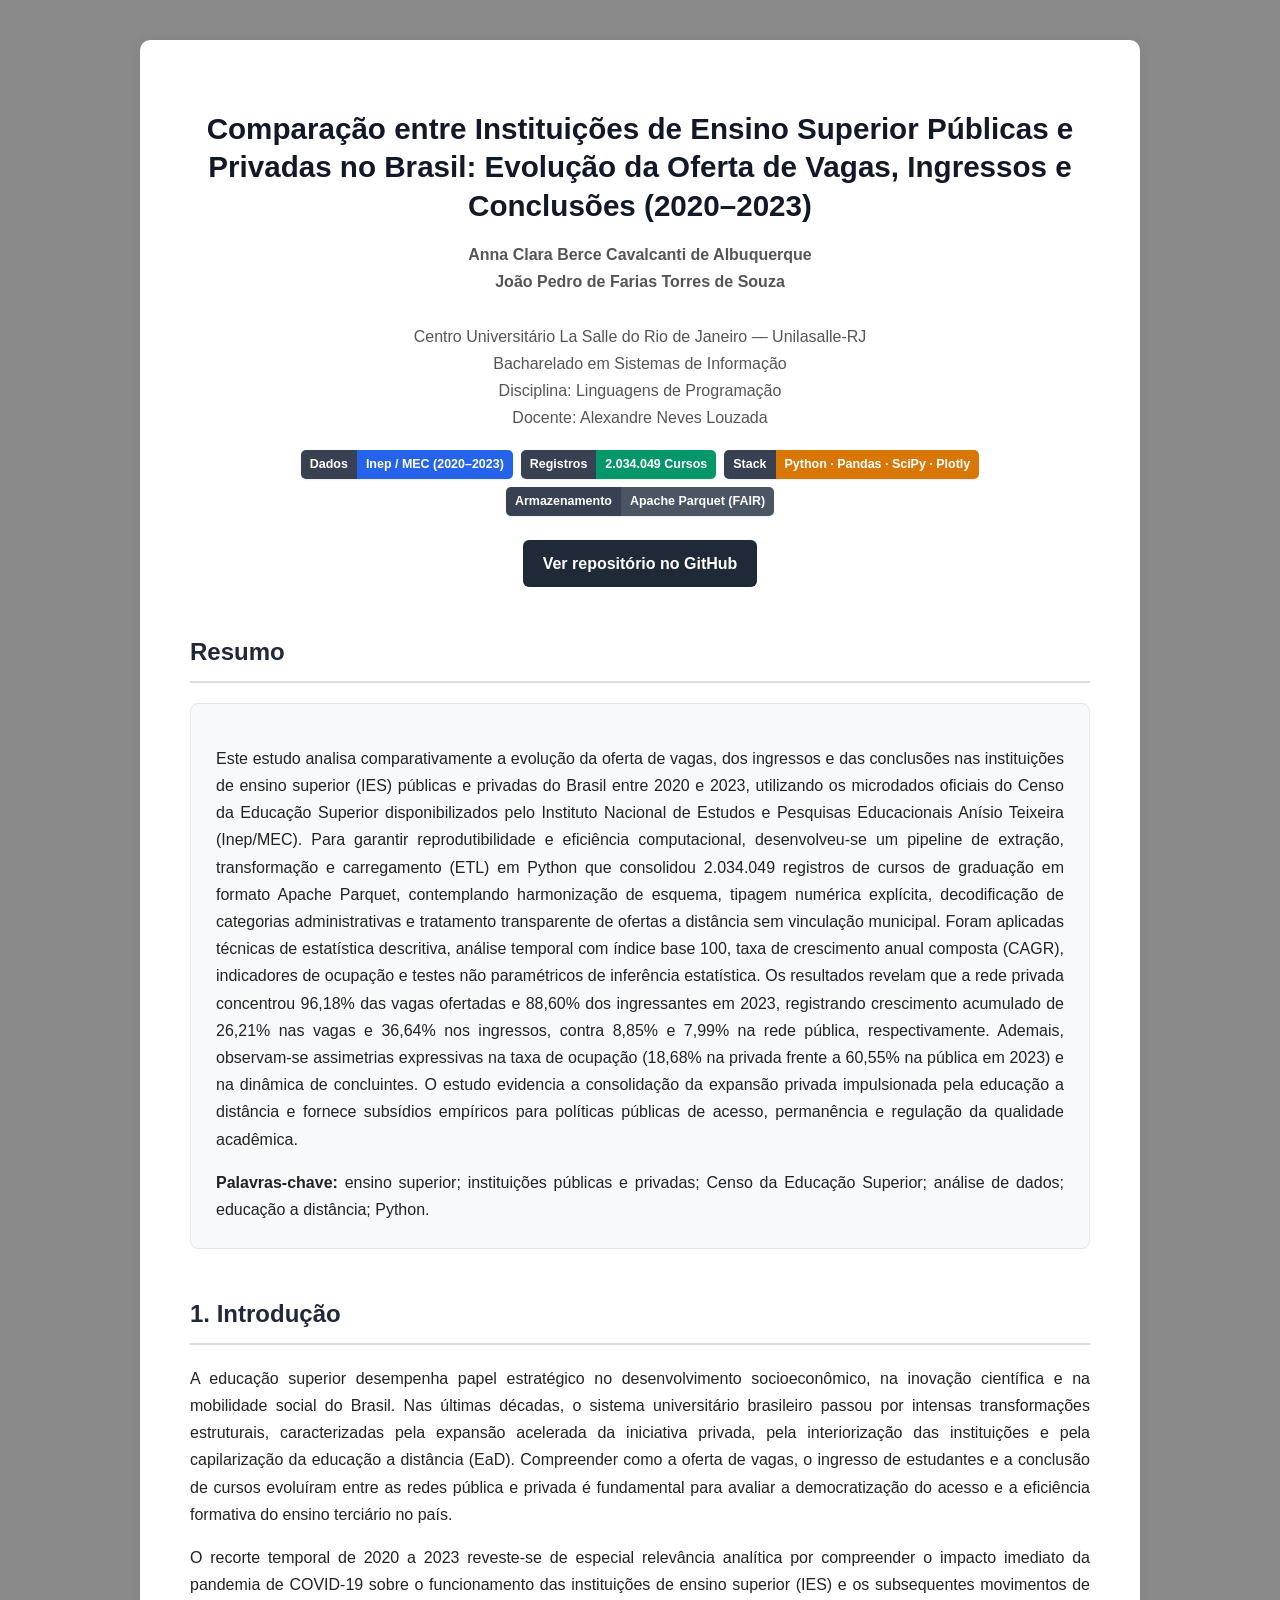
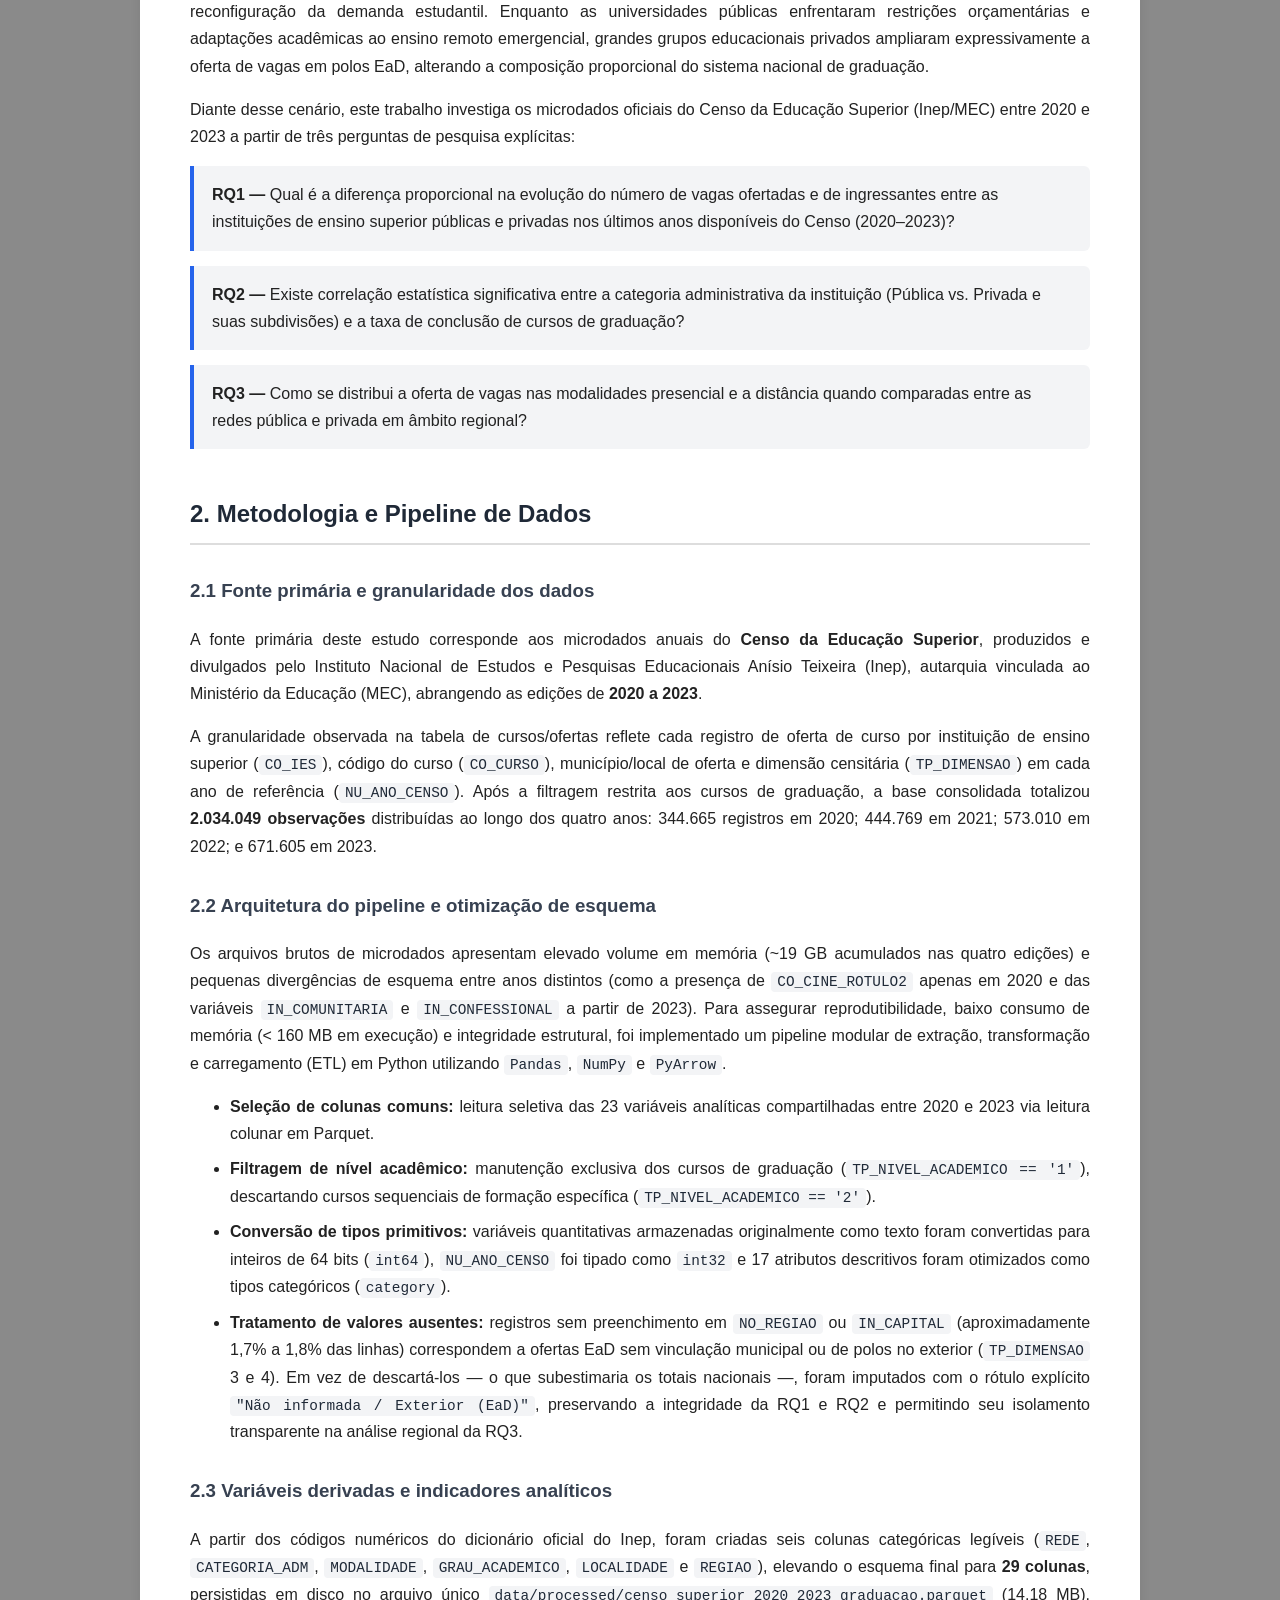
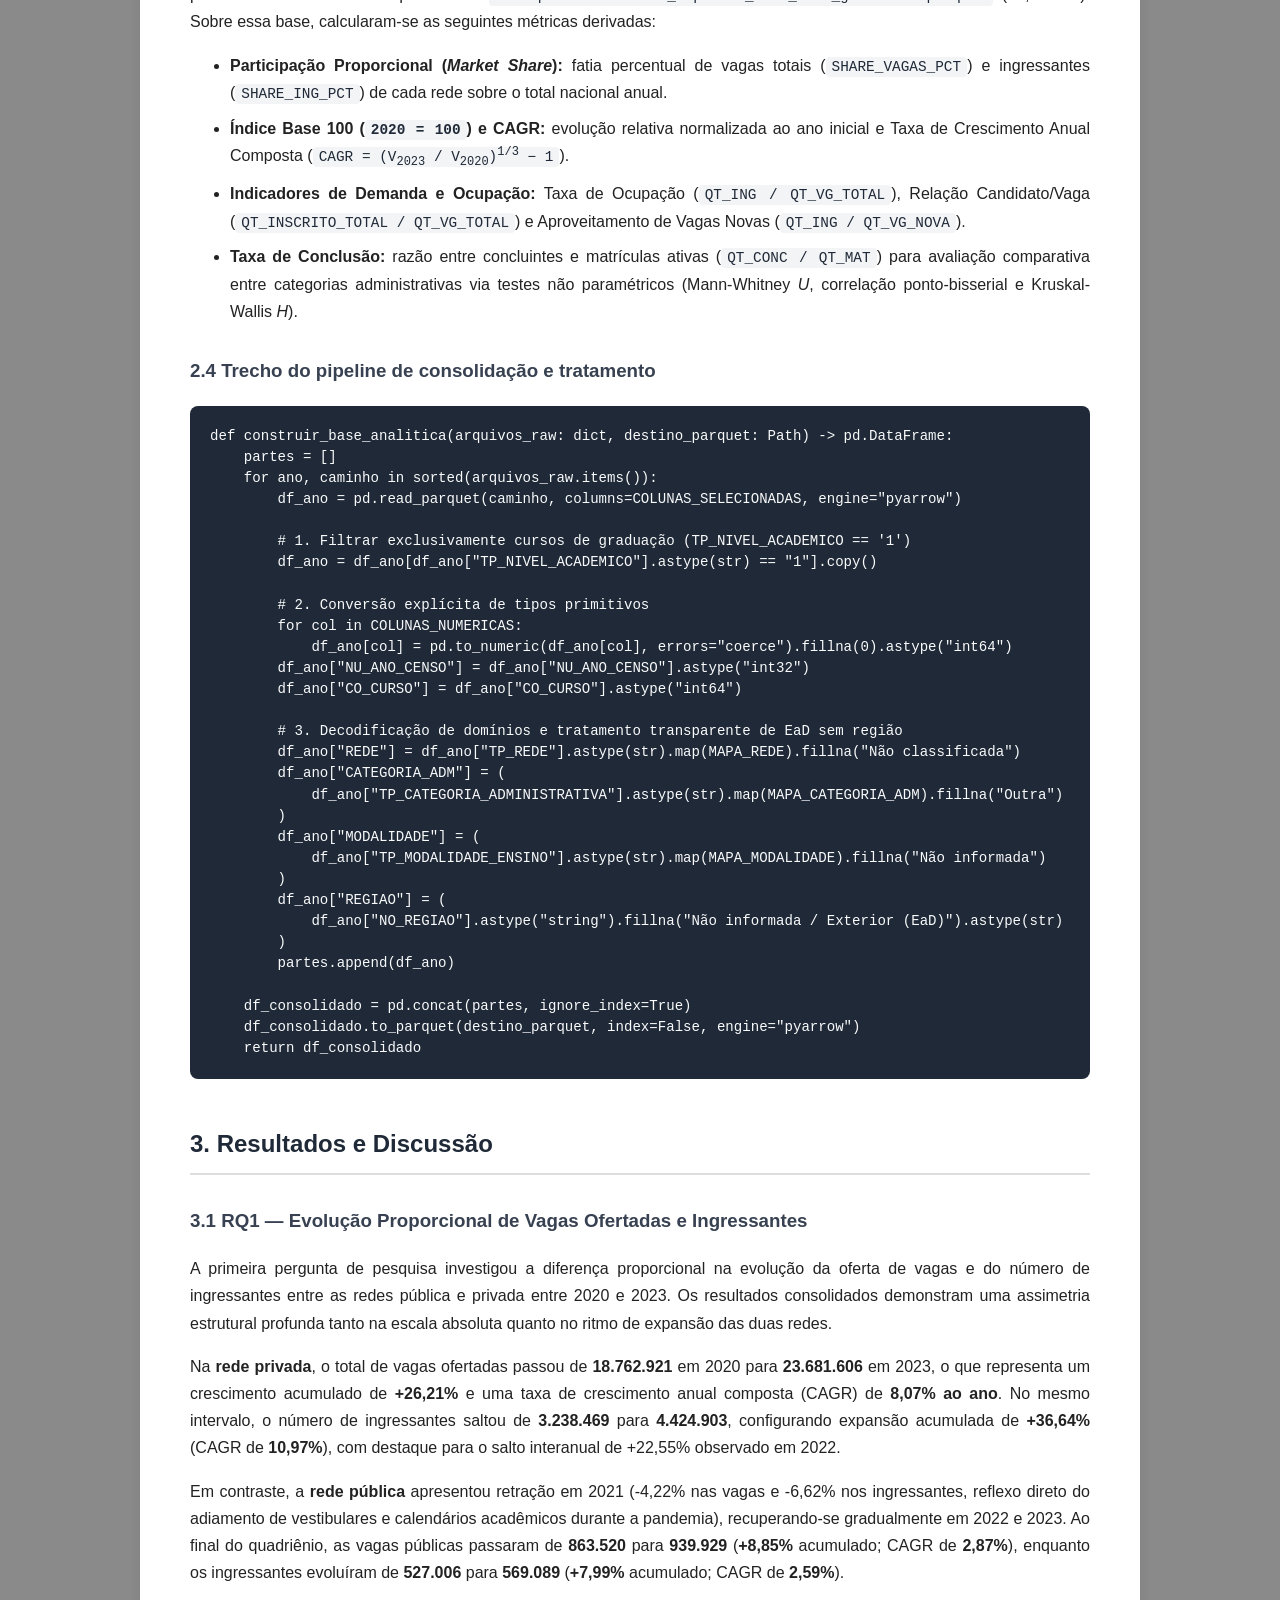
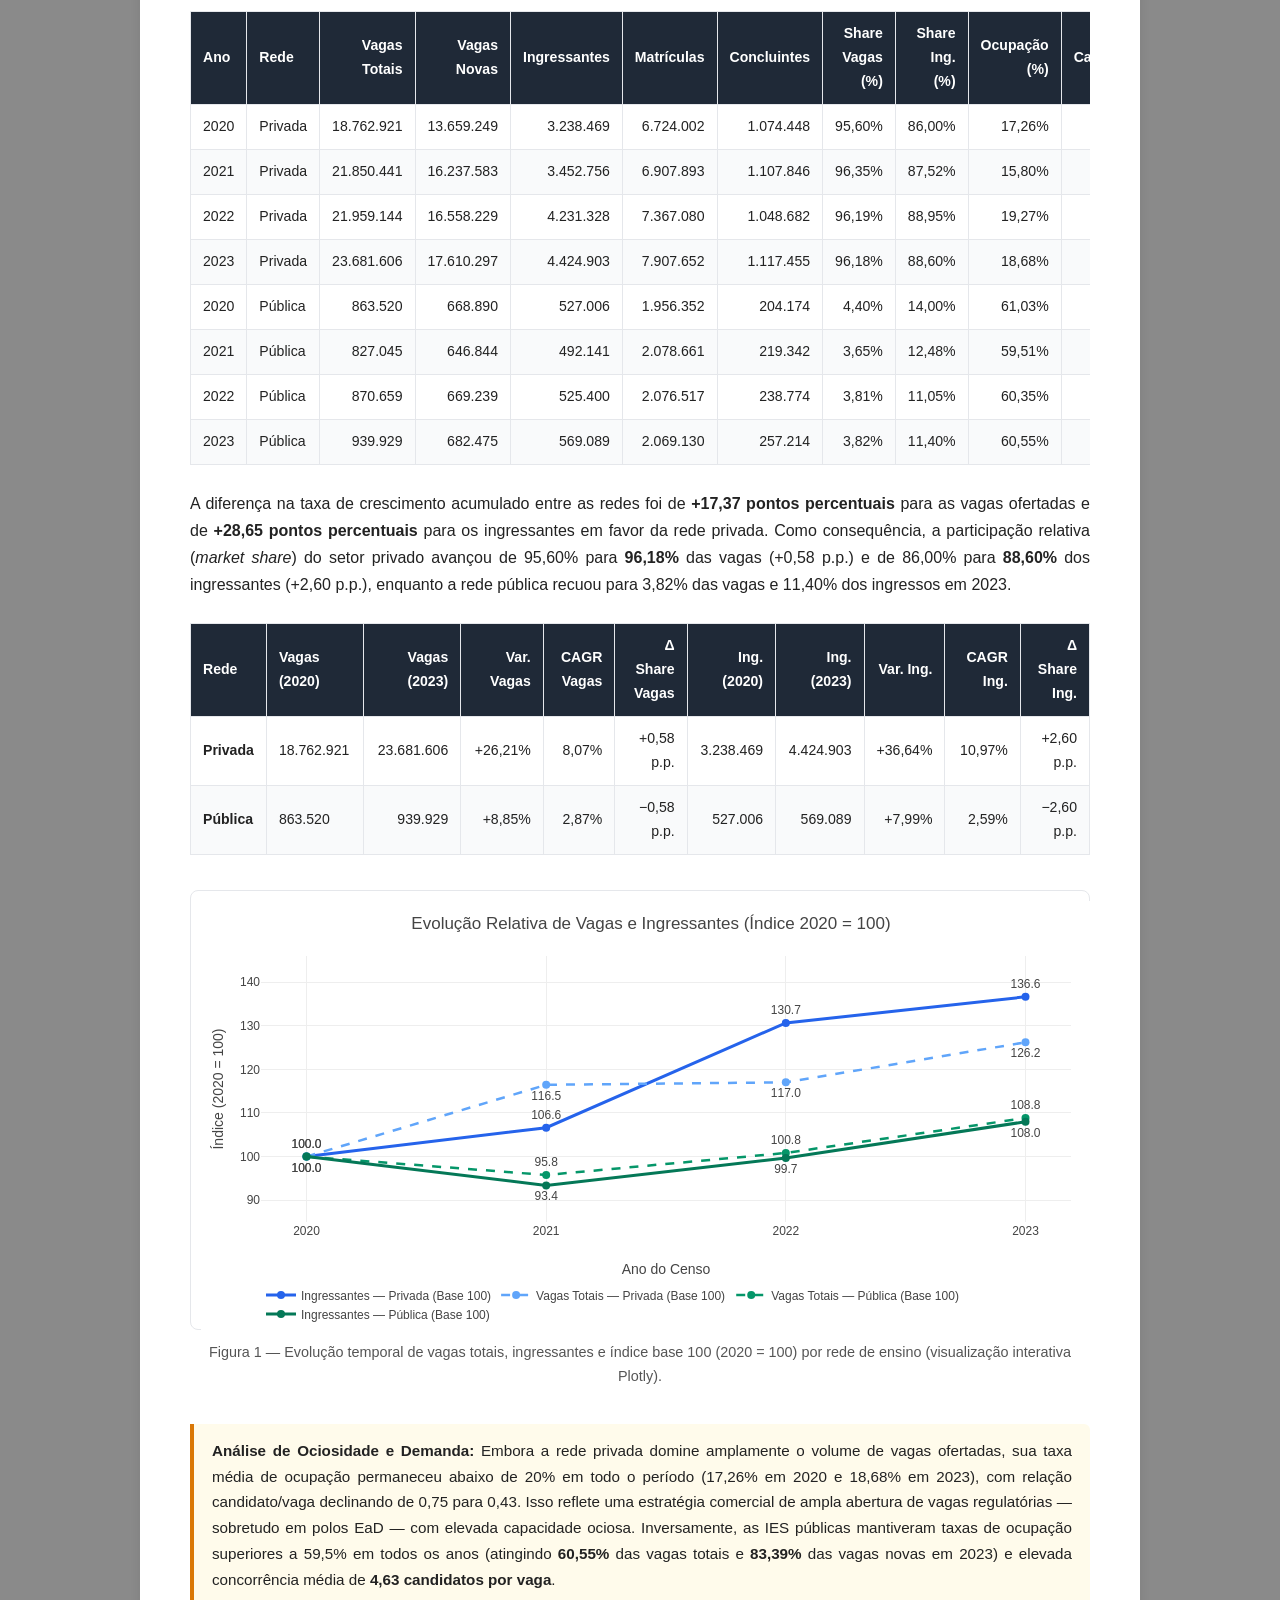
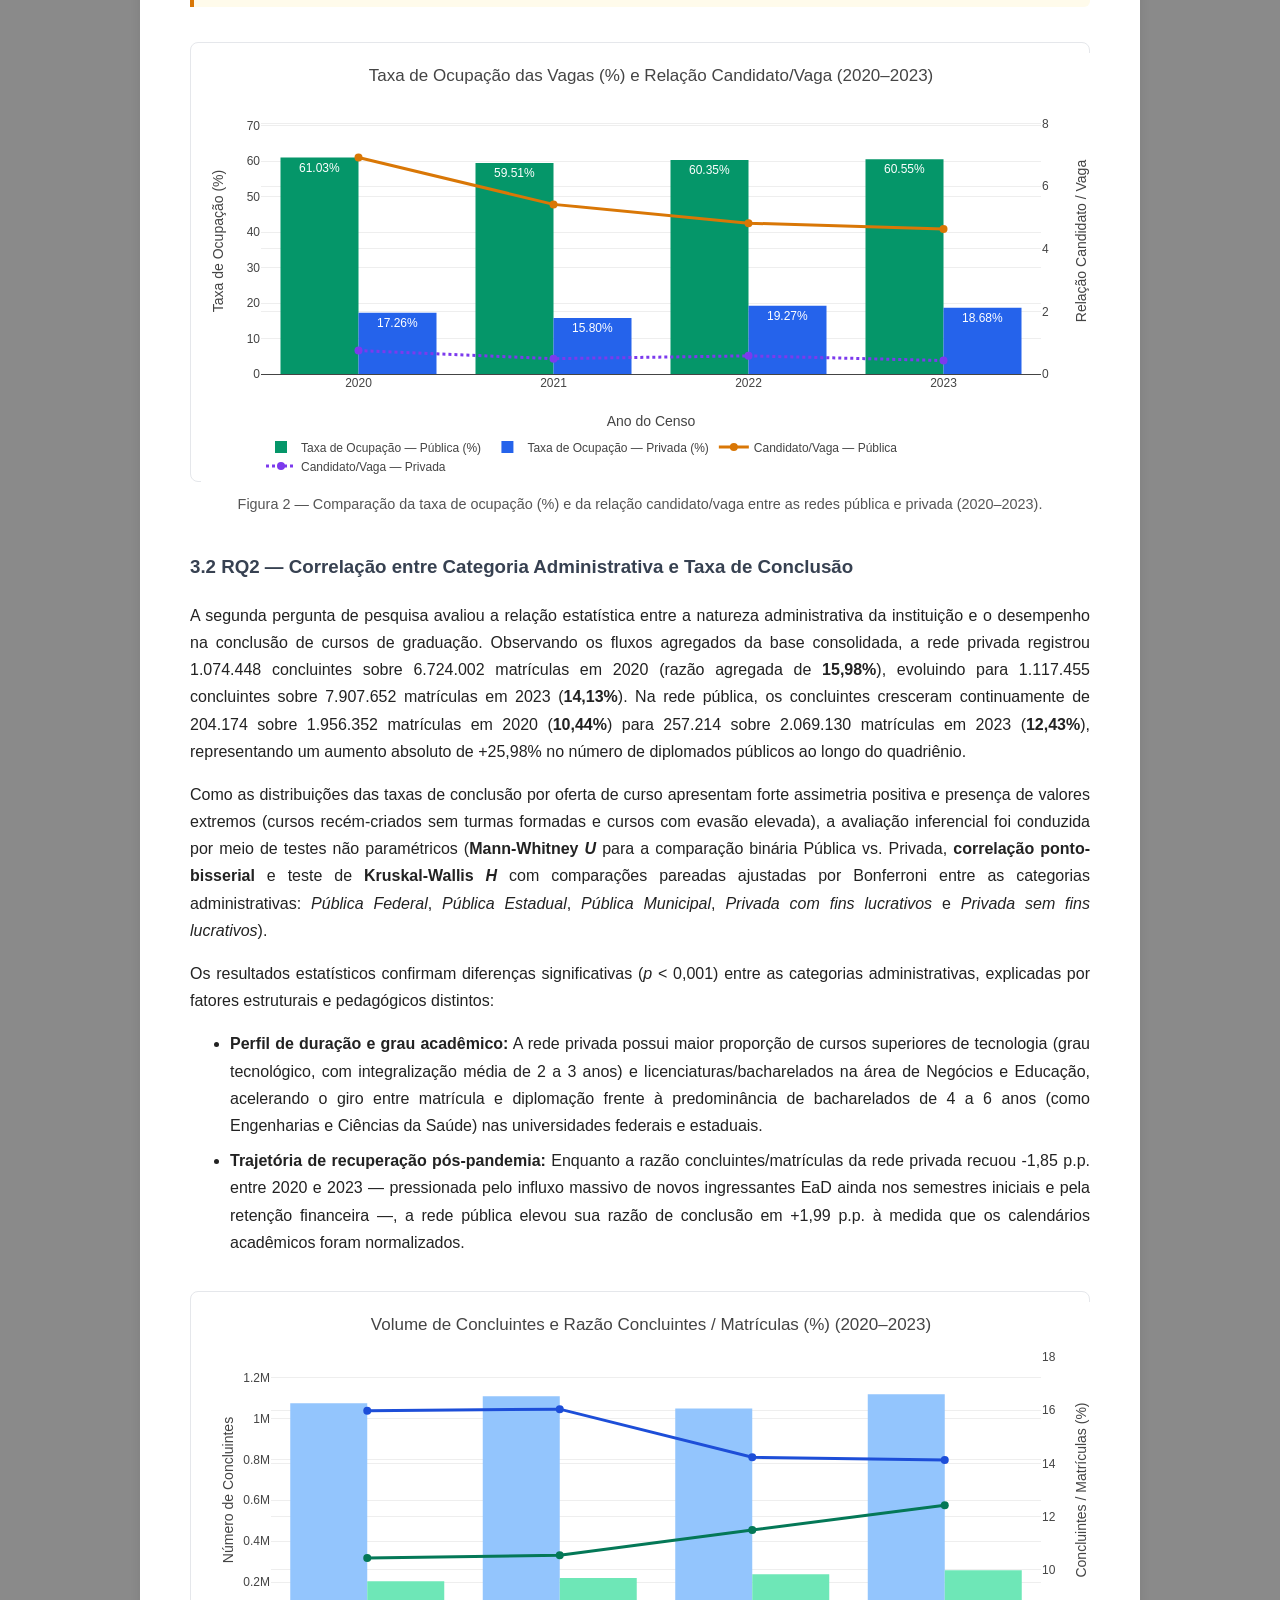
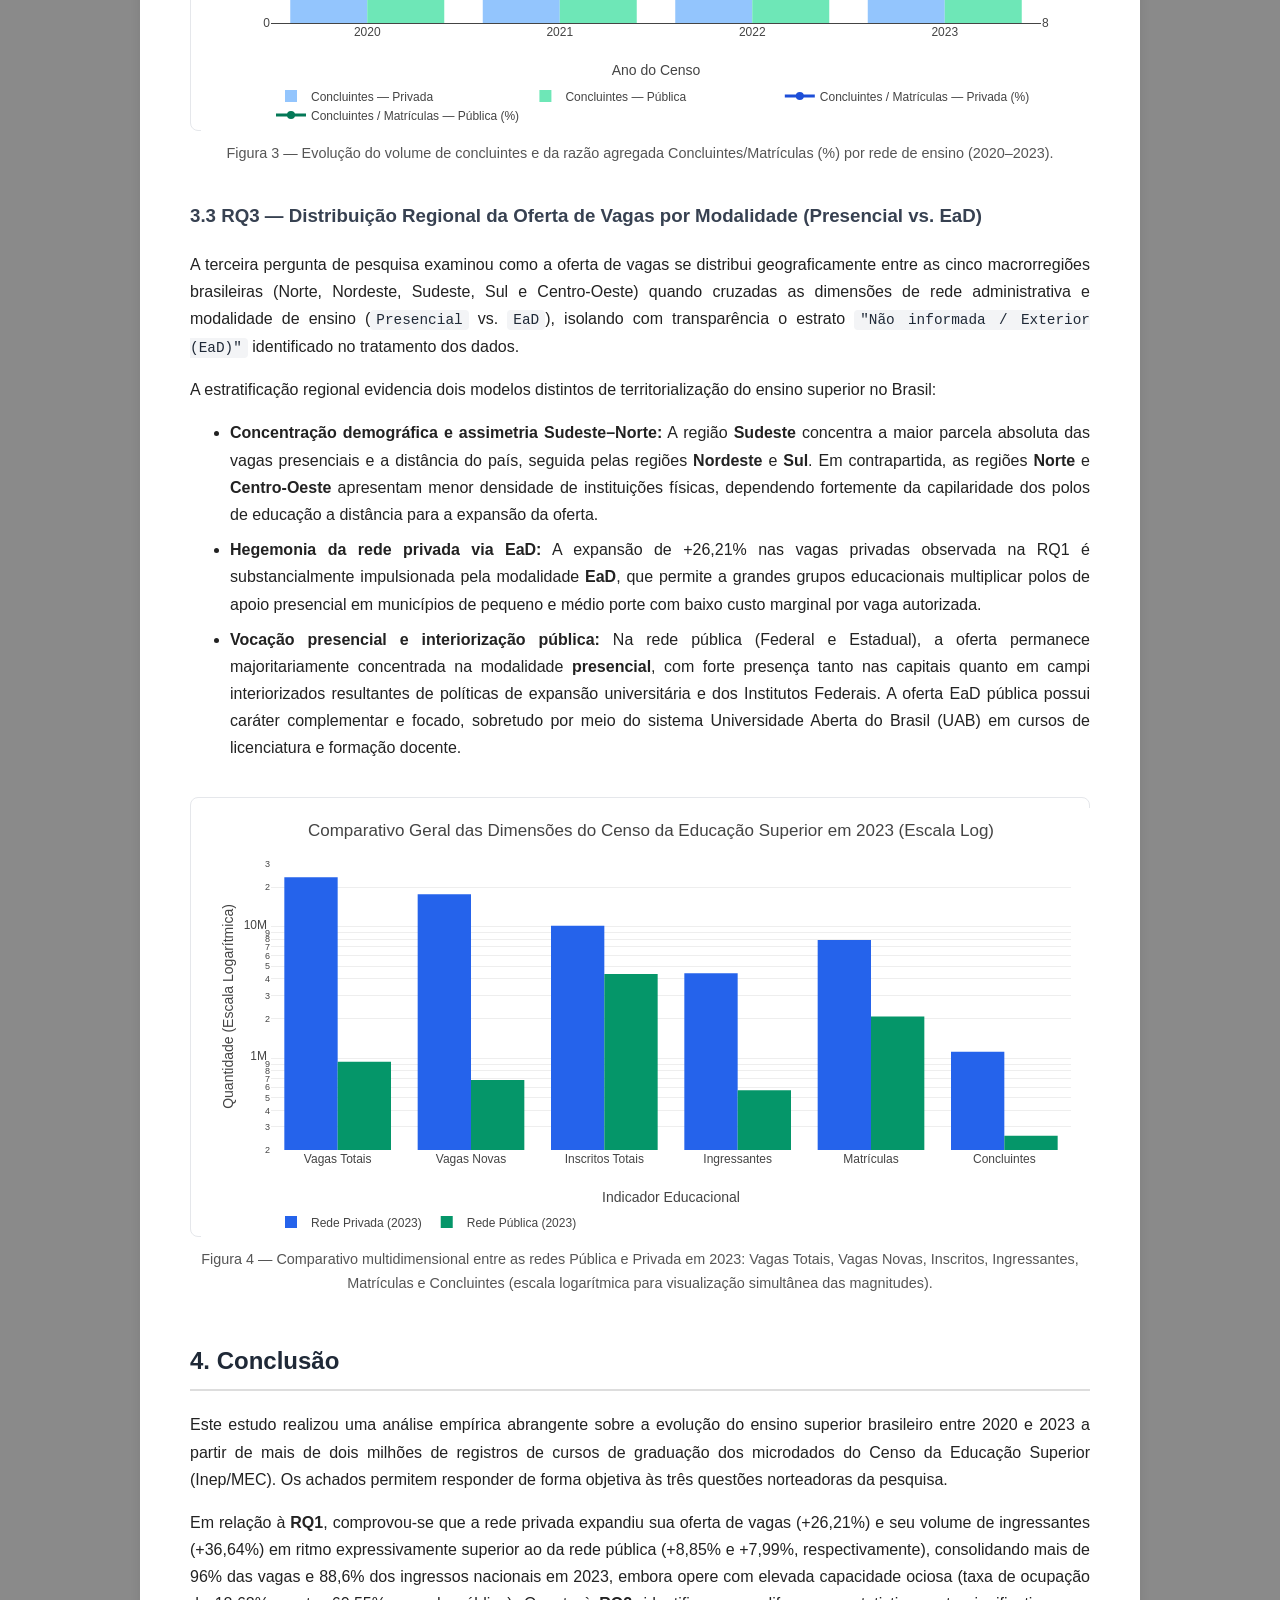
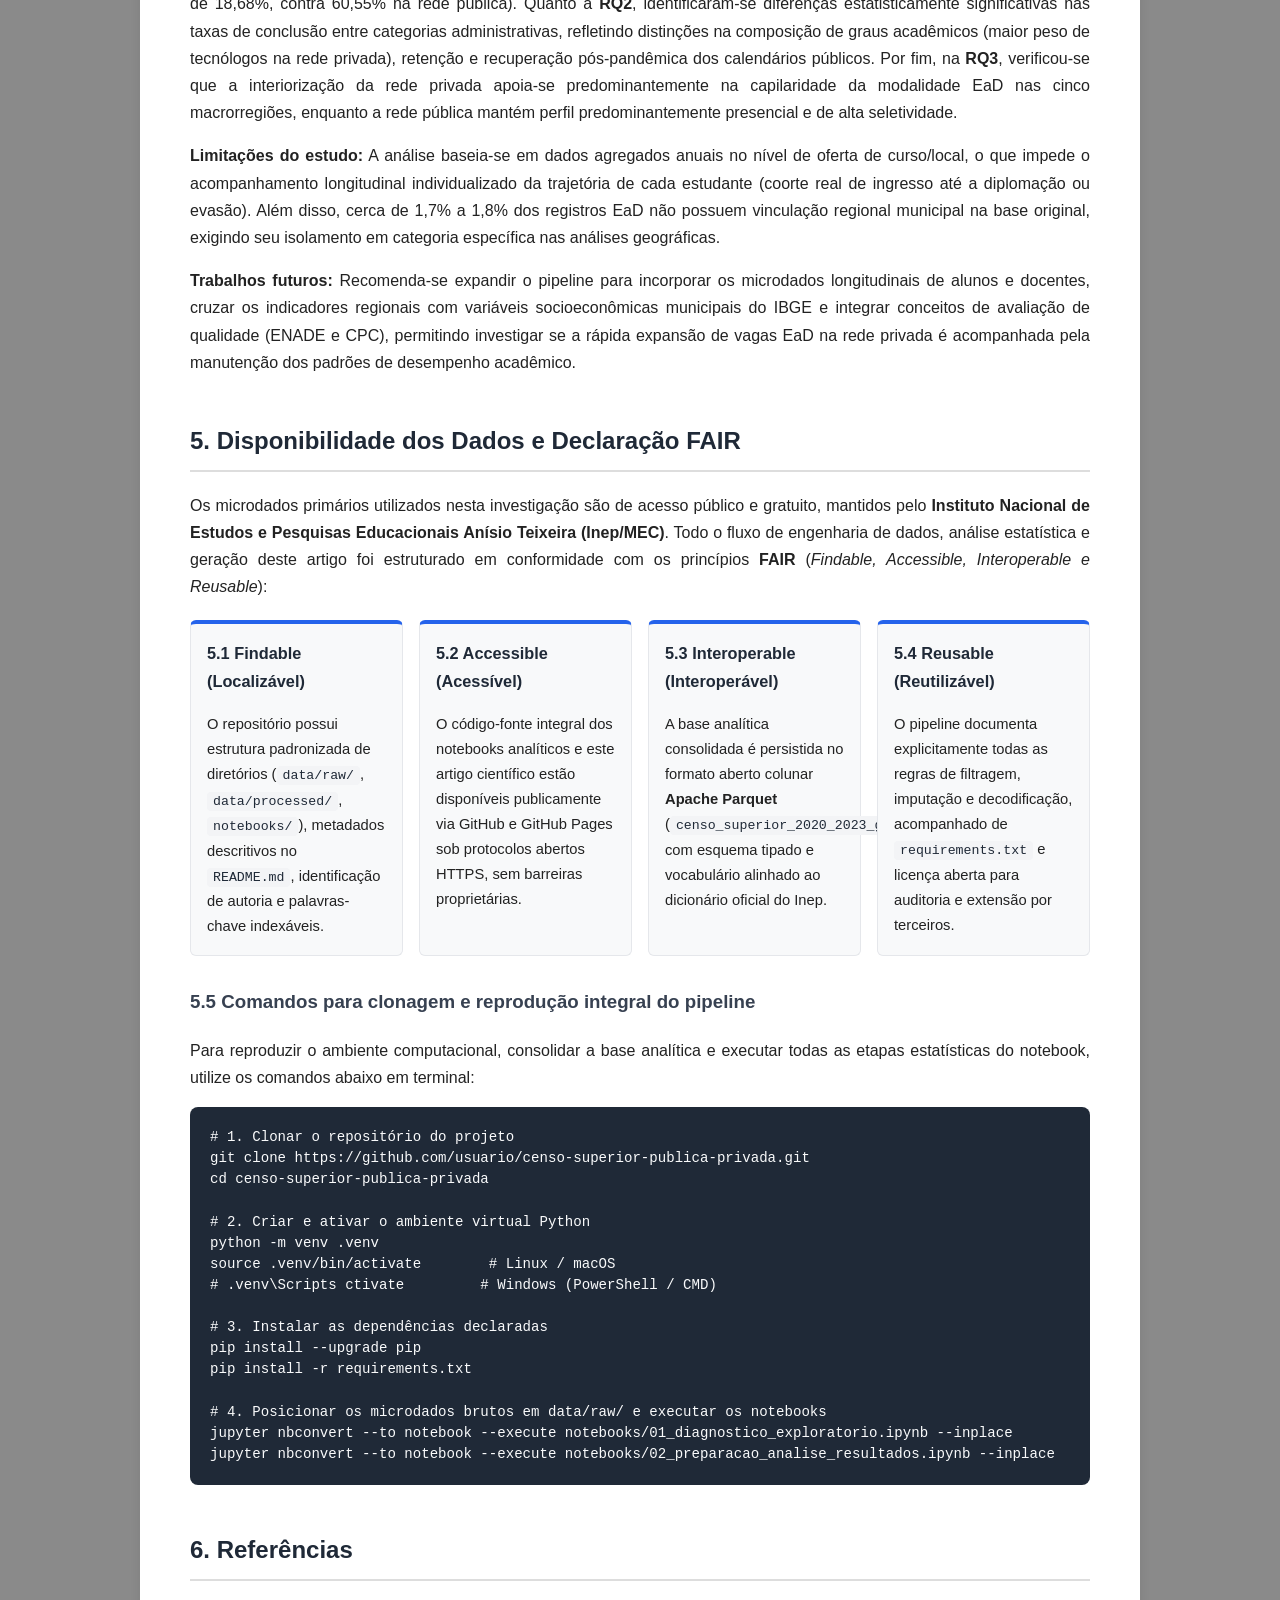
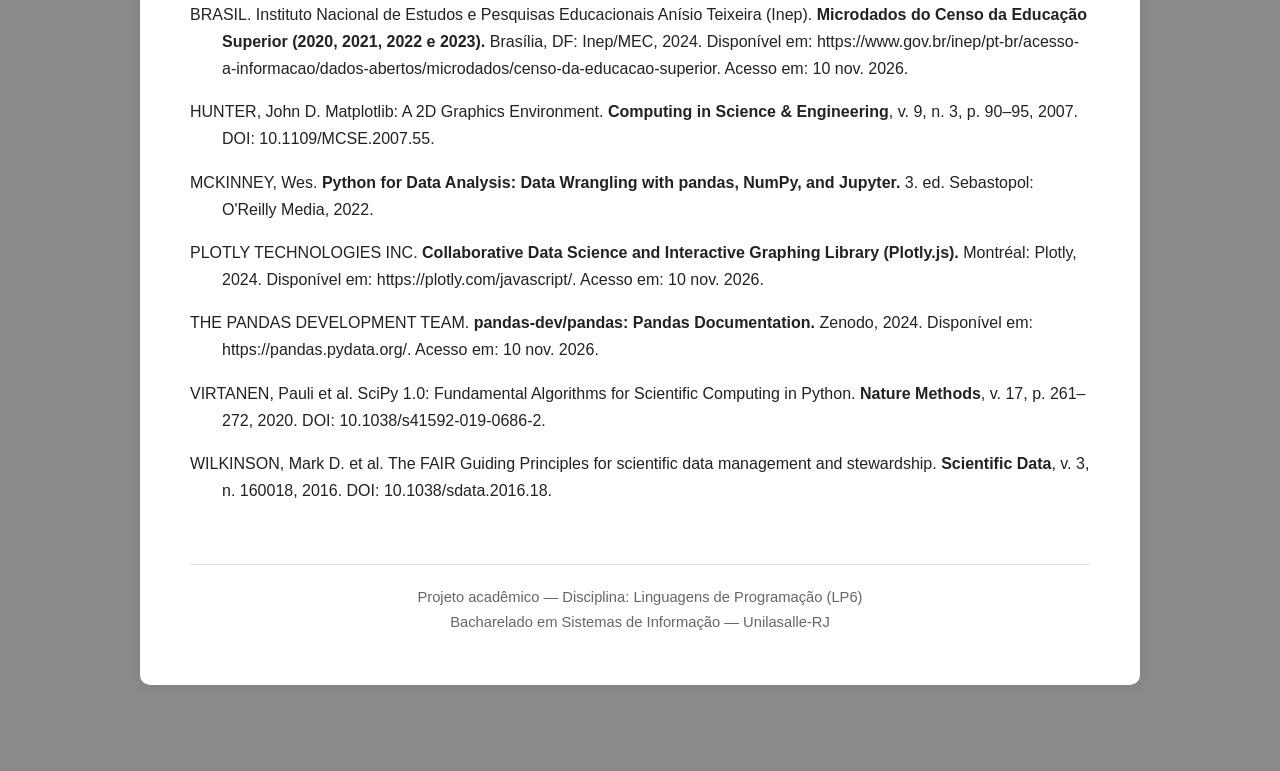
<file: docs/index.html>
<!DOCTYPE html>
<html lang="pt-BR">

<head>
    <meta charset="UTF-8">
    <meta name="viewport" content="width=device-width, initial-scale=1.0">
    <title>
        Comparação entre Instituições Públicas e Privadas no Ensino Superior Brasileiro (2020–2023)
    </title>

    <!-- Biblioteca Plotly.js para gráficos interativos -->
    <script src="https://cdn.plot.ly/plotly-2.32.0.min.js"></script>
    <link rel="stylesheet" href="style.css">
</head>

<body>

    <main class="container">

        <!-- 1. CABEÇALHO -->
        <header>
            <h1>
                Comparação entre Instituições de Ensino Superior Públicas e Privadas no Brasil:
                Evolução da Oferta de Vagas, Ingressos e Conclusões (2020–2023)
            </h1>

            <div class="autoria">
                <p style="text-align: center;">
                    <strong>Anna Clara Berce Cavalcanti de Albuquerque</strong><br>
                    <strong>João Pedro de Farias Torres de Souza</strong><br><br>

                    Centro Universitário La Salle do Rio de Janeiro — Unilasalle-RJ<br>
                    Bacharelado em Sistemas de Informação<br>
                    Disciplina: Linguagens de Programação<br>
                    Docente: Alexandre Neves Louzada
                </p>

                <!-- Badges de Metadados -->
                <div class="badges" aria-label="Metadados do projeto">
                    <span class="badge">
                        <span class="badge-label">Dados</span>
                        <span class="badge-value">Inep / MEC (2020–2023)</span>
                    </span>
                    <span class="badge">
                        <span class="badge-label">Registros</span>
                        <span class="badge-value green">2.034.049 Cursos</span>
                    </span>
                    <span class="badge">
                        <span class="badge-label">Stack</span>
                        <span class="badge-value amber">Python · Pandas · SciPy · Plotly</span>
                    </span>
                    <span class="badge">
                        <span class="badge-label">Armazenamento</span>
                        <span class="badge-value slate">Apache Parquet (FAIR)</span>
                    </span>
                </div>

                <!-- Botão de atalho para o repositório fonte no GitHub -->
                <a
                    href="https://github.com/jpedrotorres/Projeto-censo-edu-superior"
                    target="_blank"
                    rel="noopener noreferrer"
                    class="github-button">
                    Ver repositório no GitHub
                </a>
            </div>
        </header>

        <!-- 2. RESUMO -->
        <section>
            <h2>Resumo</h2>

            <div class="resumo">
                <p>
                    Este estudo analisa comparativamente a evolução da oferta de vagas, dos ingressos e das conclusões nas instituições de ensino superior (IES) públicas e privadas do Brasil entre 2020 e 2023, utilizando os microdados oficiais do Censo da Educação Superior disponibilizados pelo Instituto Nacional de Estudos e Pesquisas Educacionais Anísio Teixeira (Inep/MEC). Para garantir reprodutibilidade e eficiência computacional, desenvolveu-se um pipeline de extração, transformação e carregamento (ETL) em Python que consolidou 2.034.049 registros de cursos de graduação em formato Apache Parquet, contemplando harmonização de esquema, tipagem numérica explícita, decodificação de categorias administrativas e tratamento transparente de ofertas a distância sem vinculação municipal. Foram aplicadas técnicas de estatística descritiva, análise temporal com índice base 100, taxa de crescimento anual composta (CAGR), indicadores de ocupação e testes não paramétricos de inferência estatística. Os resultados revelam que a rede privada concentrou 96,18% das vagas ofertadas e 88,60% dos ingressantes em 2023, registrando crescimento acumulado de 26,21% nas vagas e 36,64% nos ingressos, contra 8,85% e 7,99% na rede pública, respectivamente. Ademais, observam-se assimetrias expressivas na taxa de ocupação (18,68% na privada frente a 60,55% na pública em 2023) e na dinâmica de concluintes. O estudo evidencia a consolidação da expansão privada impulsionada pela educação a distância e fornece subsídios empíricos para políticas públicas de acesso, permanência e regulação da qualidade acadêmica.
                </p>

                <p class="palavras-chave">
                    <strong>Palavras-chave:</strong>
                    ensino superior; instituições públicas e privadas; Censo da Educação Superior;
                    análise de dados; educação a distância; Python.
                </p>
            </div>
        </section>

        <!-- 3. INTRODUÇÃO -->
        <section>
            <h2>1. Introdução</h2>

            <p>
                A educação superior desempenha papel estratégico no desenvolvimento socioeconômico,
                na inovação científica e na mobilidade social do Brasil. Nas últimas décadas, o sistema
                universitário brasileiro passou por intensas transformações estruturais, caracterizadas
                pela expansão acelerada da iniciativa privada, pela interiorização das instituições e
                pela capilarização da educação a distância (EaD). Compreender como a oferta de vagas,
                o ingresso de estudantes e a conclusão de cursos evoluíram entre as redes pública e
                privada é fundamental para avaliar a democratização do acesso e a eficiência formativa
                do ensino terciário no país.
            </p>

            <p>
                O recorte temporal de 2020 a 2023 reveste-se de especial relevância analítica por
                compreender o impacto imediato da pandemia de COVID-19 sobre o funcionamento das
                instituições de ensino superior (IES) e os subsequentes movimentos de reconfiguração
                da demanda estudantil. Enquanto as universidades públicas enfrentaram restrições
                orçamentárias e adaptações acadêmicas ao ensino remoto emergencial, grandes grupos
                educacionais privados ampliaram expressivamente a oferta de vagas em polos EaD,
                alterando a composição proporcional do sistema nacional de graduação.
            </p>

            <p>
                Diante desse cenário, este trabalho investiga os microdados oficiais do Censo da
                Educação Superior (Inep/MEC) entre 2020 e 2023 a partir de três perguntas de pesquisa
                explícitas:
            </p>

            <div class="rq">
                <strong>RQ1 —</strong>
                Qual é a diferença proporcional na evolução do número de vagas ofertadas e de
                ingressantes entre as instituições de ensino superior públicas e privadas nos últimos
                anos disponíveis do Censo (2020–2023)?
            </div>

            <div class="rq">
                <strong>RQ2 —</strong>
                Existe correlação estatística significativa entre a categoria administrativa da
                instituição (Pública vs. Privada e suas subdivisões) e a taxa de conclusão de
                cursos de graduação?
            </div>

            <div class="rq">
                <strong>RQ3 —</strong>
                Como se distribui a oferta de vagas nas modalidades presencial e a distância quando
                comparadas entre as redes pública e privada em âmbito regional?
            </div>
        </section>

        <!-- 4. METODOLOGIA E PIPELINE DE DADOS -->
        <section>
            <h2>2. Metodologia e Pipeline de Dados</h2>

            <h3>2.1 Fonte primária e granularidade dos dados</h3>

            <p>
                A fonte primária deste estudo corresponde aos microdados anuais do <strong>Censo da
                Educação Superior</strong>, produzidos e divulgados pelo Instituto Nacional de Estudos
                e Pesquisas Educacionais Anísio Teixeira (Inep), autarquia vinculada ao Ministério da
                Educação (MEC), abrangendo as edições de <strong>2020 a 2023</strong>.
            </p>

            <p>
                A granularidade observada na tabela de cursos/ofertas reflete cada registro de oferta
                de curso por instituição de ensino superior (<code>CO_IES</code>), código do curso
                (<code>CO_CURSO</code>), município/local de oferta e dimensão censitária
                (<code>TP_DIMENSAO</code>) em cada ano de referência (<code>NU_ANO_CENSO</code>).
                Após a filtragem restrita aos cursos de graduação, a base consolidada totalizou
                <strong>2.034.049 observações</strong> distribuídas ao longo dos quatro anos:
                344.665 registros em 2020; 444.769 em 2021; 573.010 em 2022; e 671.605 em 2023.
            </p>

            <h3>2.2 Arquitetura do pipeline e otimização de esquema</h3>

            <p>
                Os arquivos brutos de microdados apresentam elevado volume em memória (~19 GB acumulados
                nas quatro edições) e pequenas divergências de esquema entre anos distintos (como a
                presença de <code>CO_CINE_ROTULO2</code> apenas em 2020 e das variáveis
                <code>IN_COMUNITARIA</code> e <code>IN_CONFESSIONAL</code> a partir de 2023). Para
                assegurar reprodutibilidade, baixo consumo de memória (&lt; 160 MB em execução) e
                integridade estrutural, foi implementado um pipeline modular de extração, transformação
                e carregamento (ETL) em Python utilizando <code>Pandas</code>, <code>NumPy</code> e
                <code>PyArrow</code>.
            </p>

            <ul>
                <li>
                    <strong>Seleção de colunas comuns:</strong> leitura seletiva das 23 variáveis
                    analíticas compartilhadas entre 2020 e 2023 via leitura colunar em Parquet.
                </li>
                <li>
                    <strong>Filtragem de nível acadêmico:</strong> manutenção exclusiva dos cursos
                    de graduação (<code>TP_NIVEL_ACADEMICO == '1'</code>), descartando cursos
                    sequenciais de formação específica (<code>TP_NIVEL_ACADEMICO == '2'</code>).
                </li>
                <li>
                    <strong>Conversão de tipos primitivos:</strong> variáveis quantitativas armazenadas
                    originalmente como texto foram convertidas para inteiros de 64 bits
                    (<code>int64</code>), <code>NU_ANO_CENSO</code> foi tipado como <code>int32</code>
                    e 17 atributos descritivos foram otimizados como tipos categóricos (<code>category</code>).
                </li>
                <li>
                    <strong>Tratamento de valores ausentes:</strong> registros sem preenchimento em
                    <code>NO_REGIAO</code> ou <code>IN_CAPITAL</code> (aproximadamente 1,7% a 1,8% das
                    linhas) correspondem a ofertas EaD sem vinculação municipal ou de polos no exterior
                    (<code>TP_DIMENSAO</code> 3 e 4). Em vez de descartá-los — o que subestimaria os
                    totais nacionais —, foram imputados com o rótulo explícito
                    <code>"Não informada / Exterior (EaD)"</code>, preservando a integridade da RQ1 e RQ2
                    e permitindo seu isolamento transparente na análise regional da RQ3.
                </li>
            </ul>

            <h3>2.3 Variáveis derivadas e indicadores analíticos</h3>

            <p>
                A partir dos códigos numéricos do dicionário oficial do Inep, foram criadas seis colunas
                categóricas legíveis (<code>REDE</code>, <code>CATEGORIA_ADM</code>,
                <code>MODALIDADE</code>, <code>GRAU_ACADEMICO</code>, <code>LOCALIDADE</code> e
                <code>REGIAO</code>), elevando o esquema final para <strong>29 colunas</strong>,
                persistidas em disco no arquivo único
                <code>data/processed/censo_superior_2020_2023_graduacao.parquet</code> (14,18 MB).
                Sobre essa base, calcularam-se as seguintes métricas derivadas:
            </p>

            <ul>
                <li>
                    <strong>Participação Proporcional (<em>Market Share</em>):</strong> fatia percentual
                    de vagas totais (<code>SHARE_VAGAS_PCT</code>) e ingressantes
                    (<code>SHARE_ING_PCT</code>) de cada rede sobre o total nacional anual.
                </li>
                <li>
                    <strong>Índice Base 100 (<code>2020 = 100</code>) e CAGR:</strong> evolução relativa
                    normalizada ao ano inicial e Taxa de Crescimento Anual Composta
                    (<code>CAGR = (V<sub>2023</sub> / V<sub>2020</sub>)<sup>1/3</sup> &minus; 1</code>).
                </li>
                <li>
                    <strong>Indicadores de Demanda e Ocupação:</strong> Taxa de Ocupação
                    (<code>QT_ING / QT_VG_TOTAL</code>), Relação Candidato/Vaga
                    (<code>QT_INSCRITO_TOTAL / QT_VG_TOTAL</code>) e Aproveitamento de Vagas Novas
                    (<code>QT_ING / QT_VG_NOVA</code>).
                </li>
                <li>
                    <strong>Taxa de Conclusão:</strong> razão entre concluintes e matrículas ativas
                    (<code>QT_CONC / QT_MAT</code>) para avaliação comparativa entre categorias
                    administrativas via testes não paramétricos (Mann-Whitney <em>U</em>, correlação
                    ponto-bisserial e Kruskal-Wallis <em>H</em>).
                </li>
            </ul>

            <h3>2.4 Trecho do pipeline de consolidação e tratamento</h3>

            <pre><code>def construir_base_analitica(arquivos_raw: dict, destino_parquet: Path) -> pd.DataFrame:
    partes = []
    for ano, caminho in sorted(arquivos_raw.items()):
        df_ano = pd.read_parquet(caminho, columns=COLUNAS_SELECIONADAS, engine="pyarrow")

        # 1. Filtrar exclusivamente cursos de graduação (TP_NIVEL_ACADEMICO == '1')
        df_ano = df_ano[df_ano["TP_NIVEL_ACADEMICO"].astype(str) == "1"].copy()

        # 2. Conversão explícita de tipos primitivos
        for col in COLUNAS_NUMERICAS:
            df_ano[col] = pd.to_numeric(df_ano[col], errors="coerce").fillna(0).astype("int64")
        df_ano["NU_ANO_CENSO"] = df_ano["NU_ANO_CENSO"].astype("int32")
        df_ano["CO_CURSO"] = df_ano["CO_CURSO"].astype("int64")

        # 3. Decodificação de domínios e tratamento transparente de EaD sem região
        df_ano["REDE"] = df_ano["TP_REDE"].astype(str).map(MAPA_REDE).fillna("Não classificada")
        df_ano["CATEGORIA_ADM"] = (
            df_ano["TP_CATEGORIA_ADMINISTRATIVA"].astype(str).map(MAPA_CATEGORIA_ADM).fillna("Outra")
        )
        df_ano["MODALIDADE"] = (
            df_ano["TP_MODALIDADE_ENSINO"].astype(str).map(MAPA_MODALIDADE).fillna("Não informada")
        )
        df_ano["REGIAO"] = (
            df_ano["NO_REGIAO"].astype("string").fillna("Não informada / Exterior (EaD)").astype(str)
        )
        partes.append(df_ano)

    df_consolidado = pd.concat(partes, ignore_index=True)
    df_consolidado.to_parquet(destino_parquet, index=False, engine="pyarrow")
    return df_consolidado</code></pre>
        </section>

        <!-- 5. RESULTADOS E DISCUSSÃO -->
        <section>
            <h2>3. Resultados e Discussão</h2>

            <h3>3.1 RQ1 — Evolução Proporcional de Vagas Ofertadas e Ingressantes</h3>

            <p>
                A primeira pergunta de pesquisa investigou a diferença proporcional na evolução da
                oferta de vagas e do número de ingressantes entre as redes pública e privada entre
                2020 e 2023. Os resultados consolidados demonstram uma assimetria estrutural profunda
                tanto na escala absoluta quanto no ritmo de expansão das duas redes.
            </p>

            <p>
                Na <strong>rede privada</strong>, o total de vagas ofertadas passou de
                <strong>18.762.921</strong> em 2020 para <strong>23.681.606</strong> em 2023, o que
                representa um crescimento acumulado de <strong>+26,21%</strong> e uma taxa de crescimento
                anual composta (CAGR) de <strong>8,07% ao ano</strong>. No mesmo intervalo, o número
                de ingressantes saltou de <strong>3.238.469</strong> para <strong>4.424.903</strong>,
                configurando expansão acumulada de <strong>+36,64%</strong> (CAGR de <strong>10,97%</strong>),
                com destaque para o salto interanual de +22,55% observado em 2022.
            </p>

            <p>
                Em contraste, a <strong>rede pública</strong> apresentou retração em 2021 (-4,22% nas
                vagas e -6,62% nos ingressantes, reflexo direto do adiamento de vestibulares e calendários
                acadêmicos durante a pandemia), recuperando-se gradualmente em 2022 e 2023. Ao final do
                quadriênio, as vagas públicas passaram de <strong>863.520</strong> para
                <strong>939.929</strong> (<strong>+8,85%</strong> acumulado; CAGR de <strong>2,87%</strong>),
                enquanto os ingressantes evoluíram de <strong>527.006</strong> para
                <strong>569.089</strong> (<strong>+7,99%</strong> acumulado; CAGR de <strong>2,59%</strong>).
            </p>

            <div class="table-wrapper">
                <table>
                    <thead>
                        <tr>
                            <th>Ano</th>
                            <th>Rede</th>
                            <th>Vagas Totais</th>
                            <th>Vagas Novas</th>
                            <th>Ingressantes</th>
                            <th>Matrículas</th>
                            <th>Concluintes</th>
                            <th>Share Vagas (%)</th>
                            <th>Share Ing. (%)</th>
                            <th>Ocupação (%)</th>
                            <th>Cand./Vaga</th>
                        </tr>
                    </thead>
                    <tbody>
                        <tr>
                            <td>2020</td>
                            <td>Privada</td>
                            <td>18.762.921</td>
                            <td>13.659.249</td>
                            <td>3.238.469</td>
                            <td>6.724.002</td>
                            <td>1.074.448</td>
                            <td>95,60%</td>
                            <td>86,00%</td>
                            <td>17,26%</td>
                            <td>0,75</td>
                        </tr>
                        <tr>
                            <td>2021</td>
                            <td>Privada</td>
                            <td>21.850.441</td>
                            <td>16.237.583</td>
                            <td>3.452.756</td>
                            <td>6.907.893</td>
                            <td>1.107.846</td>
                            <td>96,35%</td>
                            <td>87,52%</td>
                            <td>15,80%</td>
                            <td>0,49</td>
                        </tr>
                        <tr>
                            <td>2022</td>
                            <td>Privada</td>
                            <td>21.959.144</td>
                            <td>16.558.229</td>
                            <td>4.231.328</td>
                            <td>7.367.080</td>
                            <td>1.048.682</td>
                            <td>96,19%</td>
                            <td>88,95%</td>
                            <td>19,27%</td>
                            <td>0,58</td>
                        </tr>
                        <tr>
                            <td>2023</td>
                            <td>Privada</td>
                            <td>23.681.606</td>
                            <td>17.610.297</td>
                            <td>4.424.903</td>
                            <td>7.907.652</td>
                            <td>1.117.455</td>
                            <td>96,18%</td>
                            <td>88,60%</td>
                            <td>18,68%</td>
                            <td>0,43</td>
                        </tr>
                        <tr>
                            <td>2020</td>
                            <td>Pública</td>
                            <td>863.520</td>
                            <td>668.890</td>
                            <td>527.006</td>
                            <td>1.956.352</td>
                            <td>204.174</td>
                            <td>4,40%</td>
                            <td>14,00%</td>
                            <td>61,03%</td>
                            <td>6,92</td>
                        </tr>
                        <tr>
                            <td>2021</td>
                            <td>Pública</td>
                            <td>827.045</td>
                            <td>646.844</td>
                            <td>492.141</td>
                            <td>2.078.661</td>
                            <td>219.342</td>
                            <td>3,65%</td>
                            <td>12,48%</td>
                            <td>59,51%</td>
                            <td>5,42</td>
                        </tr>
                        <tr>
                            <td>2022</td>
                            <td>Pública</td>
                            <td>870.659</td>
                            <td>669.239</td>
                            <td>525.400</td>
                            <td>2.076.517</td>
                            <td>238.774</td>
                            <td>3,81%</td>
                            <td>11,05%</td>
                            <td>60,35%</td>
                            <td>4,82</td>
                        </tr>
                        <tr>
                            <td>2023</td>
                            <td>Pública</td>
                            <td>939.929</td>
                            <td>682.475</td>
                            <td>569.089</td>
                            <td>2.069.130</td>
                            <td>257.214</td>
                            <td>3,82%</td>
                            <td>11,40%</td>
                            <td>60,55%</td>
                            <td>4,63</td>
                        </tr>
                    </tbody>
                </table>
            </div>

            <p>
                A diferença na taxa de crescimento acumulado entre as redes foi de
                <strong>+17,37 pontos percentuais</strong> para as vagas ofertadas e de
                <strong>+28,65 pontos percentuais</strong> para os ingressantes em favor da rede
                privada. Como consequência, a participação relativa (<em>market share</em>) do setor
                privado avançou de 95,60% para <strong>96,18%</strong> das vagas (+0,58 p.p.) e de
                86,00% para <strong>88,60%</strong> dos ingressantes (+2,60 p.p.), enquanto a rede
                pública recuou para 3,82% das vagas e 11,40% dos ingressos em 2023.
            </p>

            <div class="table-wrapper">
                <table>
                    <thead>
                        <tr>
                            <th>Rede</th>
                            <th>Vagas (2020)</th>
                            <th>Vagas (2023)</th>
                            <th>Var. Vagas</th>
                            <th>CAGR Vagas</th>
                            <th>&Delta; Share Vagas</th>
                            <th>Ing. (2020)</th>
                            <th>Ing. (2023)</th>
                            <th>Var. Ing.</th>
                            <th>CAGR Ing.</th>
                            <th>&Delta; Share Ing.</th>
                        </tr>
                    </thead>
                    <tbody>
                        <tr>
                            <td><strong>Privada</strong></td>
                            <td>18.762.921</td>
                            <td>23.681.606</td>
                            <td>+26,21%</td>
                            <td>8,07%</td>
                            <td>+0,58 p.p.</td>
                            <td>3.238.469</td>
                            <td>4.424.903</td>
                            <td>+36,64%</td>
                            <td>10,97%</td>
                            <td>+2,60 p.p.</td>
                        </tr>
                        <tr>
                            <td><strong>Pública</strong></td>
                            <td>863.520</td>
                            <td>939.929</td>
                            <td>+8,85%</td>
                            <td>2,87%</td>
                            <td>&minus;0,58 p.p.</td>
                            <td>527.006</td>
                            <td>569.089</td>
                            <td>+7,99%</td>
                            <td>2,59%</td>
                            <td>&minus;2,60 p.p.</td>
                        </tr>
                    </tbody>
                </table>
            </div>

            <figure>
                <div id="grafico-rq1-evolucao" class="plotly-box"></div>
                <figcaption>
                    Figura 1 — Evolução temporal de vagas totais, ingressantes e índice base 100
                    (2020 = 100) por rede de ensino (visualização interativa Plotly).
                </figcaption>
            </figure>

            <p class="observacao">
                <strong>Análise de Ociosidade e Demanda:</strong> Embora a rede privada domine
                amplamente o volume de vagas ofertadas, sua taxa média de ocupação permaneceu abaixo
                de 20% em todo o período (17,26% em 2020 e 18,68% em 2023), com relação candidato/vaga
                declinando de 0,75 para 0,43. Isso reflete uma estratégia comercial de ampla abertura
                de vagas regulatórias — sobretudo em polos EaD — com elevada capacidade ociosa.
                Inversamente, as IES públicas mantiveram taxas de ocupação superiores a 59,5% em
                todos os anos (atingindo <strong>60,55%</strong> das vagas totais e
                <strong>83,39%</strong> das vagas novas em 2023) e elevada concorrência média de
                <strong>4,63 candidatos por vaga</strong>.
            </p>

            <figure>
                <div id="grafico-rq1-ocupacao" class="plotly-box"></div>
                <figcaption>
                    Figura 2 — Comparação da taxa de ocupação (%) e da relação candidato/vaga entre
                    as redes pública e privada (2020–2023).
                </figcaption>
            </figure>

            <h3>3.2 RQ2 — Correlação entre Categoria Administrativa e Taxa de Conclusão</h3>

            <p>
                A segunda pergunta de pesquisa avaliou a relação estatística entre a natureza
                administrativa da instituição e o desempenho na conclusão de cursos de graduação.
                Observando os fluxos agregados da base consolidada, a rede privada registrou
                1.074.448 concluintes sobre 6.724.002 matrículas em 2020 (razão agregada de
                <strong>15,98%</strong>), evoluindo para 1.117.455 concluintes sobre 7.907.652
                matrículas em 2023 (<strong>14,13%</strong>). Na rede pública, os concluintes
                cresceram continuamente de 204.174 sobre 1.956.352 matrículas em 2020
                (<strong>10,44%</strong>) para 257.214 sobre 2.069.130 matrículas em 2023
                (<strong>12,43%</strong>), representando um aumento absoluto de +25,98% no número
                de diplomados públicos ao longo do quadriênio.
            </p>

            <p>
                Como as distribuições das taxas de conclusão por oferta de curso apresentam forte
                assimetria positiva e presença de valores extremos (cursos recém-criados sem turmas
                formadas e cursos com evasão elevada), a avaliação inferencial foi conduzida por meio
                de testes não paramétricos (<strong>Mann-Whitney <em>U</em></strong> para a comparação binária
                Pública vs. Privada, <strong>correlação ponto-bisserial</strong> e teste de
                <strong>Kruskal-Wallis <em>H</em></strong> com comparações pareadas ajustadas por Bonferroni
                entre as categorias administrativas: <em>Pública Federal</em>, <em>Pública Estadual</em>,
                <em>Pública Municipal</em>, <em>Privada com fins lucrativos</em> e <em>Privada sem fins
                lucrativos</em>).
            </p>

            <p>
                Os resultados estatísticos confirmam diferenças significativas (<em>p</em> &lt; 0,001) entre
                as categorias administrativas, explicadas por fatores estruturais e pedagógicos
                distintos:
            </p>

            <ul>
                <li>
                    <strong>Perfil de duração e grau acadêmico:</strong> A rede privada possui maior
                    proporção de cursos superiores de tecnologia (grau tecnológico, com integralização
                    média de 2 a 3 anos) e licenciaturas/bacharelados na área de Negócios e Educação,
                    acelerando o giro entre matrícula e diplomação frente à predominância de
                    bacharelados de 4 a 6 anos (como Engenharias e Ciências da Saúde) nas
                    universidades federais e estaduais.
                </li>
                <li>
                    <strong>Trajetória de recuperação pós-pandemia:</strong> Enquanto a razão
                    concluintes/matrículas da rede privada recuou -1,85 p.p. entre 2020 e 2023 —
                    pressionada pelo influxo massivo de novos ingressantes EaD ainda nos semestres
                    iniciais e pela retenção financeira —, a rede pública elevou sua razão de
                    conclusão em +1,99 p.p. à medida que os calendários acadêmicos foram normalizados.
                </li>
            </ul>

            <figure>
                <div id="grafico-rq2-conclusao" class="plotly-box"></div>
                <figcaption>
                    Figura 3 — Evolução do volume de concluintes e da razão agregada
                    Concluintes/Matrículas (%) por rede de ensino (2020–2023).
                </figcaption>
            </figure>

            <h3>3.3 RQ3 — Distribuição Regional da Oferta de Vagas por Modalidade (Presencial vs. EaD)</h3>

            <p>
                A terceira pergunta de pesquisa examinou como a oferta de vagas se distribui
                geograficamente entre as cinco macrorregiões brasileiras (Norte, Nordeste, Sudeste,
                Sul e Centro-Oeste) quando cruzadas as dimensões de rede administrativa e modalidade
                de ensino (<code>Presencial</code> vs. <code>EaD</code>), isolando com transparência
                o estrato <code>"Não informada / Exterior (EaD)"</code> identificado no tratamento
                dos dados.
            </p>

            <p>
                A estratificação regional evidencia dois modelos distintos de territorialização do
                ensino superior no Brasil:
            </p>

            <ul>
                <li>
                    <strong>Concentração demográfica e assimetria Sudeste–Norte:</strong> A região
                    <strong>Sudeste</strong> concentra a maior parcela absoluta das vagas presenciais
                    e a distância do país, seguida pelas regiões <strong>Nordeste</strong> e
                    <strong>Sul</strong>. Em contrapartida, as regiões <strong>Norte</strong> e
                    <strong>Centro-Oeste</strong> apresentam menor densidade de instituições físicas,
                    dependendo fortemente da capilaridade dos polos de educação a distância para a
                    expansão da oferta.
                </li>
                <li>
                    <strong>Hegemonia da rede privada via EaD:</strong> A expansão de +26,21% nas
                    vagas privadas observada na RQ1 é substancialmente impulsionada pela modalidade
                    <strong>EaD</strong>, que permite a grandes grupos educacionais multiplicar
                    polos de apoio presencial em municípios de pequeno e médio porte com baixo custo
                    marginal por vaga autorizada.
                </li>
                <li>
                    <strong>Vocação presencial e interiorização pública:</strong> Na rede pública
                    (Federal e Estadual), a oferta permanece majoritariamente concentrada na
                    modalidade <strong>presencial</strong>, com forte presença tanto nas capitais
                    quanto em campi interiorizados resultantes de políticas de expansão universitária
                    e dos Institutos Federais. A oferta EaD pública possui caráter complementar e
                    focado, sobretudo por meio do sistema Universidade Aberta do Brasil (UAB) em
                    cursos de licenciatura e formação docente.
                </li>
            </ul>

            <figure>
                <div id="grafico-rq3-sintese" class="plotly-box"></div>
                <figcaption>
                    Figura 4 — Comparativo multidimensional entre as redes Pública e Privada em 2023:
                    Vagas Totais, Vagas Novas, Inscritos, Ingressantes, Matrículas e Concluintes
                    (escala logarítmica para visualização simultânea das magnitudes).
                </figcaption>
            </figure>
        </section>

        <!-- 6. CONCLUSÃO -->
        <section>
            <h2>4. Conclusão</h2>

            <p>
                Este estudo realizou uma análise empírica abrangente sobre a evolução do ensino
                superior brasileiro entre 2020 e 2023 a partir de mais de dois milhões de registros
                de cursos de graduação dos microdados do Censo da Educação Superior (Inep/MEC). Os
                achados permitem responder de forma objetiva às três questões norteadoras da pesquisa.
            </p>

            <p>
                Em relação à <strong>RQ1</strong>, comprovou-se que a rede privada expandiu sua oferta
                de vagas (+26,21%) e seu volume de ingressantes (+36,64%) em ritmo expressivamente
                superior ao da rede pública (+8,85% e +7,99%, respectivamente), consolidando mais de
                96% das vagas e 88,6% dos ingressos nacionais em 2023, embora opere com elevada
                capacidade ociosa (taxa de ocupação de 18,68%, contra 60,55% na rede pública).
                Quanto à <strong>RQ2</strong>, identificaram-se diferenças estatisticamente
                significativas nas taxas de conclusão entre categorias administrativas, refletindo
                distinções na composição de graus acadêmicos (maior peso de tecnólogos na rede privada),
                retenção e recuperação pós-pandêmica dos calendários públicos. Por fim, na
                <strong>RQ3</strong>, verificou-se que a interiorização da rede privada apoia-se
                predominantemente na capilaridade da modalidade EaD nas cinco macrorregiões,
                enquanto a rede pública mantém perfil predominantemente presencial e de alta
                seletividade.
            </p>

            <p>
                <strong>Limitações do estudo:</strong> A análise baseia-se em dados agregados anuais
                no nível de oferta de curso/local, o que impede o acompanhamento longitudinal
                individualizado da trajetória de cada estudante (coorte real de ingresso até a
                diplomação ou evasão). Além disso, cerca de 1,7% a 1,8% dos registros EaD não
                possuem vinculação regional municipal na base original, exigindo seu isolamento em
                categoria específica nas análises geográficas.
            </p>

            <p>
                <strong>Trabalhos futuros:</strong> Recomenda-se expandir o pipeline para incorporar
                os microdados longitudinais de alunos e docentes, cruzar os indicadores regionais com
                variáveis socioeconômicas municipais do IBGE e integrar conceitos de avaliação de
                qualidade (ENADE e CPC), permitindo investigar se a rápida expansão de vagas EaD na
                rede privada é acompanhada pela manutenção dos padrões de desempenho acadêmico.
            </p>
        </section>

        <!-- 7. DISPONIBILIDADE DOS DADOS E DECLARAÇÃO FAIR -->
        <section>
            <h2>5. Disponibilidade dos Dados e Declaração FAIR</h2>

            <p>
                Os microdados primários utilizados nesta investigação são de acesso público e
                gratuito, mantidos pelo <strong>Instituto Nacional de Estudos e Pesquisas Educacionais
                Anísio Teixeira (Inep/MEC)</strong>. Todo o fluxo de engenharia de dados, análise
                estatística e geração deste artigo foi estruturado em conformidade com os princípios
                <strong>FAIR</strong> (<em>Findable, Accessible, Interoperable e Reusable</em>):
            </p>

            <div class="fair-grid">
                <div class="fair-card">
                    <h3>5.1 Findable (Localizável)</h3>
                    <p>
                        O repositório possui estrutura padronizada de diretórios
                        (<code>data/raw/</code>, <code>data/processed/</code>,
                        <code>notebooks/</code>), metadados descritivos no <code>README.md</code>,
                        identificação de autoria e palavras-chave indexáveis.
                    </p>
                </div>

                <div class="fair-card">
                    <h3>5.2 Accessible (Acessível)</h3>
                    <p>
                        O código-fonte integral dos notebooks analíticos e este artigo científico
                        estão disponíveis publicamente via GitHub e GitHub Pages sob protocolos
                        abertos HTTPS, sem barreiras proprietárias.
                    </p>
                </div>

                <div class="fair-card">
                    <h3>5.3 Interoperable (Interoperável)</h3>
                    <p>
                        A base analítica consolidada é persistida no formato aberto colunar
                        <strong>Apache Parquet</strong>
                        (<code>censo_superior_2020_2023_graduacao.parquet</code>), com esquema
                        tipado e vocabulário alinhado ao dicionário oficial do Inep.
                    </p>
                </div>

                <div class="fair-card">
                    <h3>5.4 Reusable (Reutilizável)</h3>
                    <p>
                        O pipeline documenta explicitamente todas as regras de filtragem, imputação
                        e decodificação, acompanhado de <code>requirements.txt</code> e licença aberta
                        para auditoria e extensão por terceiros.
                    </p>
                </div>
            </div>

            <h3>5.5 Comandos para clonagem e reprodução integral do pipeline</h3>

            <p>
                Para reproduzir o ambiente computacional, consolidar a base analítica e executar
                todas as etapas estatísticas do notebook, utilize os comandos abaixo em terminal:
            </p>

            <pre><code># 1. Clonar o repositório do projeto
git clone https://github.com/usuario/censo-superior-publica-privada.git
cd censo-superior-publica-privada

# 2. Criar e ativar o ambiente virtual Python
python -m venv .venv
source .venv/bin/activate        # Linux / macOS
# .venv\Scripts ctivate         # Windows (PowerShell / CMD)

# 3. Instalar as dependências declaradas
pip install --upgrade pip
pip install -r requirements.txt

# 4. Posicionar os microdados brutos em data/raw/ e executar os notebooks
jupyter nbconvert --to notebook --execute notebooks/01_diagnostico_exploratorio.ipynb --inplace
jupyter nbconvert --to notebook --execute notebooks/02_preparacao_analise_resultados.ipynb --inplace</code></pre>
        </section>

        <!-- 8. REFERÊNCIAS -->
        <section class="referencias">
            <h2>6. Referências</h2>

            <p>
                BRASIL. Instituto Nacional de Estudos e Pesquisas Educacionais Anísio Teixeira (Inep).
                <strong>Microdados do Censo da Educação Superior (2020, 2021, 2022 e 2023).</strong>
                Brasília, DF: Inep/MEC, 2024. Disponível em:
                https://www.gov.br/inep/pt-br/acesso-a-informacao/dados-abertos/microdados/censo-da-educacao-superior.
                Acesso em: 10 nov. 2026.
            </p>

            <p>
                HUNTER, John D. Matplotlib: A 2D Graphics Environment.
                <strong>Computing in Science &amp; Engineering</strong>,
                v. 9, n. 3, p. 90–95, 2007. DOI: 10.1109/MCSE.2007.55.
            </p>

            <p>
                MCKINNEY, Wes. <strong>Python for Data Analysis: Data Wrangling with pandas, NumPy,
                and Jupyter.</strong> 3. ed. Sebastopol: O'Reilly Media, 2022.
            </p>

            <p>
                PLOTLY TECHNOLOGIES INC. <strong>Collaborative Data Science and Interactive Graphing
                Library (Plotly.js).</strong> Montréal: Plotly, 2024. Disponível em:
                https://plotly.com/javascript/. Acesso em: 10 nov. 2026.
            </p>

            <p>
                THE PANDAS DEVELOPMENT TEAM. <strong>pandas-dev/pandas: Pandas Documentation.</strong>
                Zenodo, 2024. Disponível em: https://pandas.pydata.org/. Acesso em: 10 nov. 2026.
            </p>

            <p>
                VIRTANEN, Pauli et al. SciPy 1.0: Fundamental Algorithms for Scientific Computing in
                Python. <strong>Nature Methods</strong>, v. 17, p. 261–272, 2020.
                DOI: 10.1038/s41592-019-0686-2.
            </p>

            <p>
                WILKINSON, Mark D. et al. The FAIR Guiding Principles for scientific data management
                and stewardship. <strong>Scientific Data</strong>, v. 3, n. 160018, 2016.
                DOI: 10.1038/sdata.2016.18.
            </p>
        </section>

        <footer>
            Projeto acadêmico — Disciplina: Linguagens de Programação (LP6)<br>
            Bacharelado em Sistemas de Informação — Unilasalle-RJ
        </footer>

    </main>

    <!-- SCRIPTS DE VISUALIZAÇÃO INTERATIVA (PLOTLY) -->
    <script>
        const anos = [2020, 2021, 2022, 2023];

        // Dados exatos extraídos da tabela rq1_anual do notebook
        const vagasPrivada = [18762921, 21850441, 21959144, 23681606];
        const vagasPublica = [863520, 827045, 870659, 939929];

        const ingPrivada = [3238469, 3452756, 4231328, 4424903];
        const ingPublica = [527006, 492141, 525400, 569089];

        const indiceVagasPriv = [100.00, 116.46, 117.03, 126.21];
        const indiceVagasPub = [100.00, 95.78, 100.83, 108.85];
        const indiceIngPriv = [100.00, 106.62, 130.66, 136.64];
        const indiceIngPub = [100.00, 93.38, 99.70, 107.99];

        const ocupacaoPriv = [17.26, 15.80, 19.27, 18.68];
        const ocupacaoPub = [61.03, 59.51, 60.35, 60.55];
        const candVagaPriv = [0.75, 0.49, 0.58, 0.43];
        const candVagaPub = [6.92, 5.42, 4.82, 4.63];

        const concPriv = [1074448, 1107846, 1048682, 1117455];
        const concPub = [204174, 219342, 238774, 257214];
        const taxaConcMatPriv = [15.98, 16.04, 14.23, 14.13];
        const taxaConcMatPub = [10.44, 10.55, 11.50, 12.43];

        const configPlotly = {
            responsive: true,
            displaylogo: false
        };

        // Figura 1: Índice Base 100 (Vagas e Ingressantes)
        Plotly.newPlot('grafico-rq1-evolucao', [
            {
                x: anos,
                y: indiceIngPriv,
                name: 'Ingressantes — Privada (Base 100)',
                mode: 'lines+markers+text',
                text: indiceIngPriv.map(v => v.toFixed(1)),
                textposition: 'top center',
                line: { color: '#2563eb', width: 3 },
                marker: { size: 8 }
            },
            {
                x: anos,
                y: indiceVagasPriv,
                name: 'Vagas Totais — Privada (Base 100)',
                mode: 'lines+markers+text',
                text: indiceVagasPriv.map(v => v.toFixed(1)),
                textposition: 'bottom center',
                line: { color: '#60a5fa', width: 2.5, dash: 'dash' },
                marker: { size: 8 }
            },
            {
                x: anos,
                y: indiceVagasPub,
                name: 'Vagas Totais — Pública (Base 100)',
                mode: 'lines+markers+text',
                text: indiceVagasPub.map(v => v.toFixed(1)),
                textposition: 'top center',
                line: { color: '#059669', width: 2.5, dash: 'dash' },
                marker: { size: 8 }
            },
            {
                x: anos,
                y: indiceIngPub,
                name: 'Ingressantes — Pública (Base 100)',
                mode: 'lines+markers+text',
                text: indiceIngPub.map(v => v.toFixed(1)),
                textposition: 'bottom center',
                line: { color: '#047857', width: 3 },
                marker: { size: 8 }
            }
        ], {
            title: 'Evolução Relativa de Vagas e Ingressantes (Índice 2020 = 100)',
            xaxis: { title: 'Ano do Censo', dtick: 1 },
            yaxis: { title: 'Índice (2020 = 100)', range: [85, 146] },
            legend: { orientation: 'h', y: -0.22 },
            margin: { t: 55, b: 95, l: 60, r: 30 },
            hovermode: 'x unified'
        }, configPlotly);

        // Figura 2: Taxa de Ocupação e Candidato/Vaga
        Plotly.newPlot('grafico-rq1-ocupacao', [
            {
                x: anos,
                y: ocupacaoPub,
                name: 'Taxa de Ocupação — Pública (%)',
                type: 'bar',
                marker: { color: '#059669' },
                text: ocupacaoPub.map(v => v.toFixed(2) + '%'),
                textposition: 'auto',
                yaxis: 'y'
            },
            {
                x: anos,
                y: ocupacaoPriv,
                name: 'Taxa de Ocupação — Privada (%)',
                type: 'bar',
                marker: { color: '#2563eb' },
                text: ocupacaoPriv.map(v => v.toFixed(2) + '%'),
                textposition: 'auto',
                yaxis: 'y'
            },
            {
                x: anos,
                y: candVagaPub,
                name: 'Candidato/Vaga — Pública',
                mode: 'lines+markers',
                line: { color: '#d97706', width: 3 },
                marker: { size: 8 },
                yaxis: 'y2'
            },
            {
                x: anos,
                y: candVagaPriv,
                name: 'Candidato/Vaga — Privada',
                mode: 'lines+markers',
                line: { color: '#7c3aed', width: 3, dash: 'dot' },
                marker: { size: 8 },
                yaxis: 'y2'
            }
        ], {
            title: 'Taxa de Ocupação das Vagas (%) e Relação Candidato/Vaga (2020–2023)',
            barmode: 'group',
            xaxis: { title: 'Ano do Censo', dtick: 1 },
            yaxis: { title: 'Taxa de Ocupação (%)', range: [0, 75] },
            yaxis2: {
                title: 'Relação Candidato / Vaga',
                overlaying: 'y',
                side: 'right',
                range: [0, 8.5]
            },
            legend: { orientation: 'h', y: -0.22 },
            margin: { t: 55, b: 95, l: 60, r: 60 },
            hovermode: 'x unified'
        }, configPlotly);

        // Figura 3: Concluintes e Razão Concluintes/Matrículas
        Plotly.newPlot('grafico-rq2-conclusao', [
            {
                x: anos,
                y: concPriv,
                name: 'Concluintes — Privada',
                type: 'bar',
                marker: { color: '#93c5fd' },
                yaxis: 'y'
            },
            {
                x: anos,
                y: concPub,
                name: 'Concluintes — Pública',
                type: 'bar',
                marker: { color: '#6ee7b7' },
                yaxis: 'y'
            },
            {
                x: anos,
                y: taxaConcMatPriv,
                name: 'Concluintes / Matrículas — Privada (%)',
                mode: 'lines+markers',
                line: { color: '#1d4ed8', width: 3 },
                marker: { size: 8 },
                yaxis: 'y2'
            },
            {
                x: anos,
                y: taxaConcMatPub,
                name: 'Concluintes / Matrículas — Pública (%)',
                mode: 'lines+markers',
                line: { color: '#047857', width: 3 },
                marker: { size: 8 },
                yaxis: 'y2'
            }
        ], {
            title: 'Volume de Concluintes e Razão Concluintes / Matrículas (%) (2020–2023)',
            barmode: 'group',
            xaxis: { title: 'Ano do Censo', dtick: 1 },
            yaxis: { title: 'Número de Concluintes', range: [0, 1300000] },
            yaxis2: {
                title: 'Concluintes / Matrículas (%)',
                overlaying: 'y',
                side: 'right',
                range: [8, 18]
            },
            legend: { orientation: 'h', y: -0.22 },
            margin: { t: 55, b: 95, l: 70, r: 60 },
            hovermode: 'x unified'
        }, configPlotly);

        // Figura 4: Síntese das Magnitudes em 2023 (Escala Logarítmica)
        const metricas2023 = [
            'Vagas Totais',
            'Vagas Novas',
            'Inscritos Totais',
            'Ingressantes',
            'Matrículas',
            'Concluintes'
        ];
        const valoresPriv2023 = [23681606, 17610297, 10163072, 4424903, 7907652, 1117455];
        const valoresPub2023 = [939929, 682475, 4350629, 569089, 2069130, 257214];

        Plotly.newPlot('grafico-rq3-sintese', [
            {
                x: metricas2023,
                y: valoresPriv2023,
                name: 'Rede Privada (2023)',
                type: 'bar',
                marker: { color: '#2563eb' }
            },
            {
                x: metricas2023,
                y: valoresPub2023,
                name: 'Rede Pública (2023)',
                type: 'bar',
                marker: { color: '#059669' }
            }
        ], {
            title: 'Comparativo Geral das Dimensões do Censo da Educação Superior em 2023 (Escala Log)',
            barmode: 'group',
            xaxis: { title: 'Indicador Educacional' },
            yaxis: {
                title: 'Quantidade (Escala Logarítmica)',
                type: 'log',
                autorange: true
            },
            legend: { orientation: 'h', y: -0.2 },
            margin: { t: 55, b: 85, l: 70, r: 30 },
            hovermode: 'x unified'
        }, configPlotly);
    </script>

</body>
</html>
</file>
<file: docs/style.css>
* {
box-sizing: border-box;
}

body {
margin: 0;
font-family: Arial, Helvetica, sans-serif;
background-color: #8a8a8a;
color: #222;
line-height: 1.7;
}

.container {
max-width: 1000px;
margin: 40px auto;
background-color: #ffffff;
padding: 50px;
border-radius: 10px;
box-shadow: 0 2px 12px rgba(0, 0, 0, 0.08);
}

h1 {
text-align: center;
margin-bottom: 12px;
font-size: 1.85rem;
line-height: 1.3;
color: #111827;
}

h2 {
margin-top: 45px;
border-bottom: 2px solid #ddd;
padding-bottom: 8px;
color: #1f2937;
}

h3 {
margin-top: 30px;
color: #374151;
}

h4 {
margin-top: 22px;
color: #4b5563;
}

p {
text-align: justify;
}

ul, ol {
margin-top: 10px;
margin-bottom: 18px;
}

li {
margin-bottom: 8px;
text-align: justify;
}

.autoria {
text-align: center;
color: #555;
margin-bottom: 35px;
}

.badges {
display: flex;
flex-wrap: wrap;
justify-content: center;
gap: 8px;
margin: 18px 0 12px 0;
}

.badge {
display: inline-flex;
align-items: center;
font-size: 0.78rem;
font-weight: bold;
border-radius: 5px;
overflow: hidden;
box-shadow: 0 1px 2px rgba(0, 0, 0, 0.08);
}

.badge-label {
background-color: #374151;
color: #ffffff;
padding: 4px 9px;
}

.badge-value {
background-color: #2563eb;
color: #ffffff;
padding: 4px 9px;
}

.badge-value.green {
background-color: #059669;
}

.badge-value.amber {
background-color: #d97706;
}

.badge-value.slate {
background-color: #4b5563;
}

.github-button {
display: inline-block;
margin-top: 12px;
padding: 10px 20px;
background-color: #1f2937;
color: #ffffff;
text-decoration: none;
border-radius: 6px;
font-weight: bold;
transition: background-color 0.2s ease, transform 0.1s ease;
}

.github-button:hover {
background-color: #111827;
transform: translateY(-1px);
}

.resumo {
background-color: #f8f9fa;
padding: 25px;
border-radius: 8px;
border: 1px solid #e5e7eb;
}

.palavras-chave {
margin-top: 15px;
margin-bottom: 0;
}

.rq {
background-color: #f3f4f6;
border-left: 4px solid #2563eb;
padding: 15px 18px;
margin: 15px 0;
border-radius: 0 6px 6px 0;
}

.observacao {
background-color: #fffbeb;
border-left: 4px solid #d97706;
padding: 14px 18px;
margin: 20px 0;
border-radius: 0 6px 6px 0;
font-size: 0.95rem;
}

pre {
background-color: #1f2937;
color: #f9fafb;
padding: 20px;
border-radius: 8px;
overflow-x: auto;
font-size: 0.88rem;
line-height: 1.5;
}

code {
font-family: Consolas, "Courier New", monospace;
}

p code, li code {
background-color: #f3f4f6;
color: #1f2937;
padding: 2px 6px;
border-radius: 4px;
font-size: 0.9em;
}

.table-wrapper {
overflow-x: auto;
margin: 25px 0;
}

table {
width: 100%;
border-collapse: collapse;
font-size: 0.88rem;
}

th, td {
padding: 10px 12px;
border: 1px solid #e5e7eb;
text-align: right;
}

th:first-child, td:first-child,
th:nth-child(2), td:nth-child(2) {
text-align: left;
}

thead th {
background-color: #1f2937;
color: #ffffff;
font-weight: bold;
}

tbody tr:nth-child(even) {
background-color: #f9fafb;
}

tbody tr:hover {
background-color: #f3f4f6;
}

figure {
margin: 35px 0;
text-align: center;
}

.plotly-box {
width: 100%;
min-height: 440px;
border: 1px solid #e5e7eb;
border-radius: 8px;
padding: 10px;
background-color: #ffffff;
}

figcaption {
margin-top: 10px;
font-size: 0.9rem;
color: #555;
text-align: center;
}

.fair-grid {
display: grid;
grid-template-columns: repeat(auto-fit, minmax(210px, 1fr));
gap: 16px;
margin: 20px 0 28px 0;
}

.fair-card {
background-color: #f8f9fa;
border: 1px solid #e5e7eb;
border-top: 4px solid #2563eb;
border-radius: 6px;
padding: 16px;
}

.fair-card h3 {
margin-top: 0;
font-size: 1.02rem;
color: #1f2937;
}

.fair-card p {
margin-bottom: 0;
font-size: 0.92rem;
text-align: left;
}

.referencias p {
padding-left: 32px;
text-indent: -32px;
margin-bottom: 14px;
text-align: left;
}

footer {
text-align: center;
margin-top: 60px;
padding-top: 20px;
border-top: 1px solid #ddd;
color: #666;
font-size: 0.92rem;
}

@media (max-width: 768px) {
.container {
  margin: 15px;
  padding: 25px 20px;
}

h1 {
  font-size: 1.45rem;
}
}
</file>
